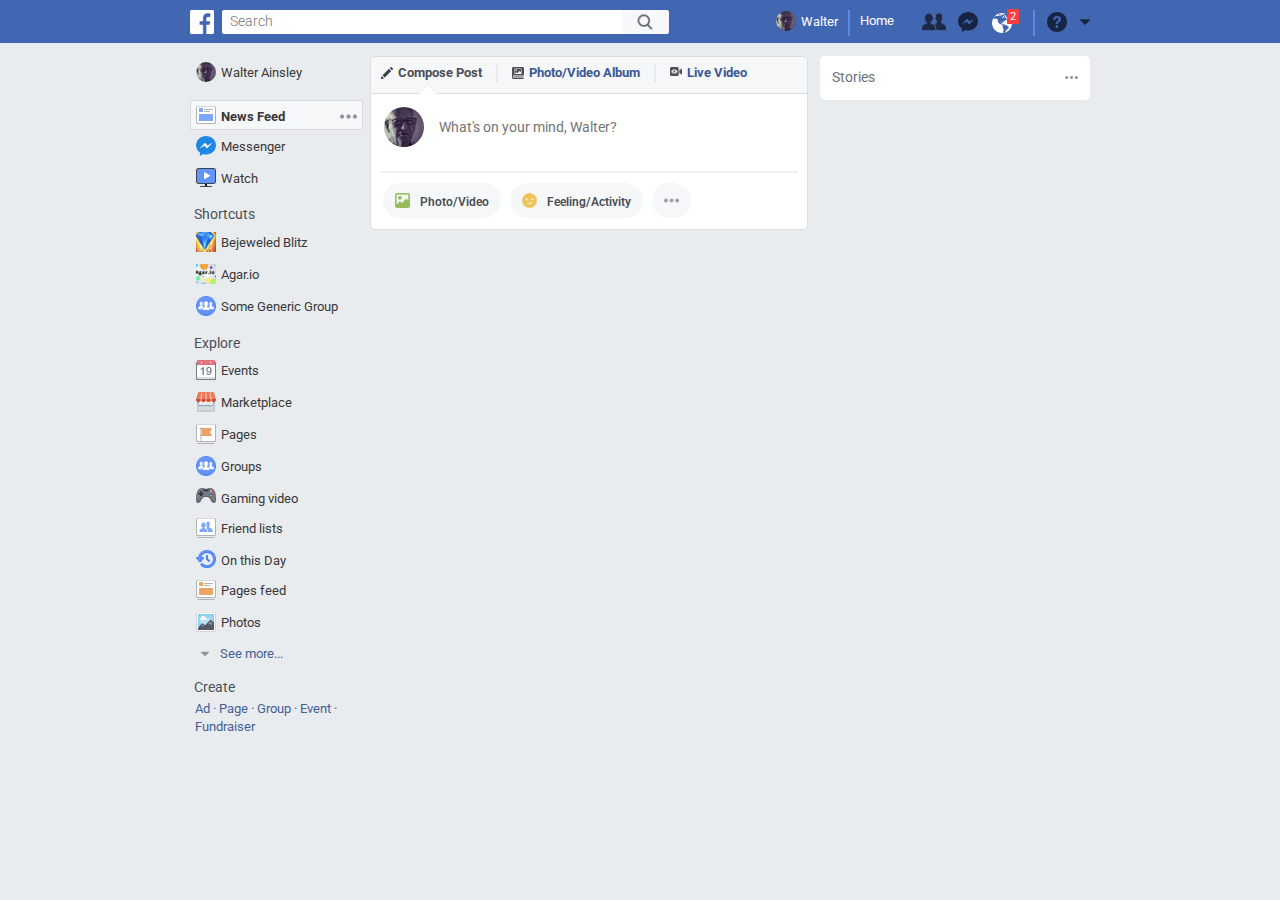
<file: Facebook/index.html>
<html lang="en">
	<head>
		<meta charset="utf-8" />

		<title>Facebook</title>

		<!-- CSS -->
		<link rel="stylesheet" type="text/css" href="css/reset.css" />
		<link rel="stylesheet" type="text/css" href="css/index.css" />

		<!-- Fonts -->
		<link href="https://fonts.googleapis.com/css?family=Roboto:300,400,700" rel="stylesheet">

		<!-- JS -->
		<script src="js/index.js"></script> 
	</head>
	<body>
		<div class="fb-banner">
			<div class="fb-banner-content-container">
				<img class="fb-logo" src="assets/logos/FB-f-Logo__white_72.png" />

				<div class="search-bar-container">
					<input type="text" placeholder="Search" class="search-bar" onfocusin="toggleSearchButton(1)" onfocusout="toggleSearchButton(0)"/>
					<div class="search-button" onmouseenter="toggleSearchButton(2);" onmouseleave="toggleSearchButton(3)">
						<img class="search-button-icon" src="assets/search.png" />
					</div>
				</div>

				<div class="action-button-container">
					<img class="down-arrow-button" src="assets/down-arrow.png">

					<img class="question-mark-button" src="assets/question-mark.png">

					<div class="vertical-divider"></div>

					<div class="notification-icon-container">
						<img class="notification-icon" src="assets/world.png" />
						<div class="notification-number-container">
							<p class="notification-number">2</p>
						</div>
					</div>

					<img class="messenger-button" src="assets/messenger.png" />

					<img class="friends-button" src="assets/friends.png" />

					<div class="home-button-container">
						<p class="button-label">Home</p>
					</div>

					<div class="vertical-divider" style="margin-right: 0px;"></div>

					<div class="profile-container">
						<img class="profile-icon" src="assets/walter.jpeg" />
						<p class="profile-name">Walter</p>
					</div>
				</div>
			</div>
		</div>
		<div class="content-area">
			<div class="content-container">
				<div class="column-1">
					<!-- Name, Content, Shortcuts, Explore, Create -->
					<div class="list-item">
						<img class="profile-icon" src="assets/walter.jpeg" />
						<p class="profile-name list-item-text">Walter Ainsley</p>

						<img class="dot-menu" src="assets/ellipsis.png" />
					</div>

					<div class="list-item selected" style="margin-top: 12px;">
						<img class="list-item-icon" src="assets/news.png" />
						<p class="profile-name list-item-text">News Feed</p>

						<img class="dot-menu" src="assets/ellipsis.png" />
					</div>
					<div class="list-item">
						<img class="list-item-icon" src="assets/messenger2.png" />
						<p class="profile-name list-item-text">Messenger</p>
					</div>
					<div class="list-item">
						<img class="list-item-icon" src="assets/tv.png" />
						<p class="profile-name list-item-text">Watch</p>
					</div>

					<div class="section-title-container">
						<p class="section-title">Shortcuts</p>	

						<p class="edit-button-text">Edit</p>
					</div>

					<div class="list-item">
						<img class="list-item-icon" src="assets/bejeweled.png" />
						<p class="profile-name list-item-text">Bejeweled Blitz</p>

						<img class="dot-menu" src="assets/ellipsis.png" />
					</div>

					<div class="list-item">
						<img class="list-item-icon" src="assets/agario.png" />
						<p class="profile-name list-item-text">Agar.io</p>

						<img class="dot-menu" src="assets/ellipsis.png" />
					</div>
					
					<div class="list-item">
						<img class="list-item-icon" src="assets/generic.png" />
						<p class="profile-name list-item-text">Some Generic Group</p>

						<img class="dot-menu" src="assets/ellipsis.png" />
					</div>

					<div class="section-title-container">
						<p class="section-title">Explore</p>	
					</div>

					<div class="list-item">
						<img class="list-item-icon" src="assets/events.png" />
						<p class="profile-name list-item-text">Events</p>
					</div>
					<div class="list-item">
						<img class="list-item-icon" src="assets/marketplace.png" />
						<p class="profile-name list-item-text">Marketplace</p>
					</div>
					<div class="list-item">
						<img class="list-item-icon" src="assets/pages.png" />
						<p class="profile-name list-item-text">Pages</p>
					</div>
					<div class="list-item">
						<img class="list-item-icon" src="assets/generic.png" />
						<p class="profile-name list-item-text">Groups</p>
					</div>
					<div class="list-item">
						<img class="list-item-icon" src="assets/gaming_video.png" />
						<p class="profile-name list-item-text">Gaming video</p>
					</div>
					<div class="list-item">
						<img class="list-item-icon" src="assets/friend_lists.png" />
						<p class="profile-name list-item-text">Friend lists</p>
					</div>
					<div class="list-item">
						<img class="list-item-icon" src="assets/on_this_day.png" />
						<p class="profile-name list-item-text">On this Day</p>
					</div>
					<div class="list-item">
						<img class="list-item-icon" src="assets/pages_feed.png" />
						<p class="profile-name list-item-text">Pages feed</p>
					</div>
					<div class="list-item">
						<img class="list-item-icon" src="assets/photos.png" />
						<p class="profile-name list-item-text">Photos</p>
					</div>
					<div class="list-item regular-container">
						<img class="list-item-icon list-item-icon-small" src="assets/down-arrow2.png" />
						<p class="profile-name list-item-text link-style-text">See more...</p>
					</div>

					<div class="section-title-container">
						<p class="section-title">Create</p>	
					</div>

					<div class="list-item regular-container">
						<p class="profile-name list-item-text link-style-text" style="display: inline; margin: 0px; margin-right: 3px;">Ad</p>
						<p class="profile-name list-item-text link-style-text" style="display: inline; margin: 0px; margin-right: 3px;">&#183;</p>
						<p class="profile-name list-item-text link-style-text" style="display: inline; margin: 0px; margin-right: 3px;">Page</p>
						<p class="profile-name list-item-text link-style-text" style="display: inline; margin: 0px; margin-right: 3px;">&#183;</p>
						<p class="profile-name list-item-text link-style-text" style="display: inline; margin: 0px; margin-right: 3px;">Group</p>
						<p class="profile-name list-item-text link-style-text" style="display: inline; margin: 0px; margin-right: 3px;">&#183;</p>
						<p class="profile-name list-item-text link-style-text" style="display: inline; margin: 0px; margin-right: 3px;">Event</p><p class="profile-name list-item-text link-style-text" style="display: inline; margin: 0px; margin-right: 3px;">&#183;</p>
						<p class="profile-name list-item-text link-style-text" style="display: inline; margin: 0px; margin-right: 3px; line-height: 22px;">Fundraiser</p>
					</div>
				</div>
				<div class="column-2">
					<div class="new-post-container">
						<div class="new-post-header-container">
							<div class="new-post-box compose-box">
								<img class="new-post-icon" src="assets/pen.png" />
								<p class="new-post-text">Compose Post</p>
							</div>
							<div class="vertical-divider new-task-divider"></div>
							<div class="new-post-box album-box">
								<img class="new-post-icon" src="assets/floppy.png" />
								<p class="new-post-text" style="color: #3C5894;">Photo/Video Album</p>
							</div>
							<div class="vertical-divider new-task-divider"></div>
							<div class="new-post-box live-box">
								<img class="new-post-icon" src="assets/camera.png" />
								<p class="new-post-text"  style="color: #3C5894;">Live Video</p>
							</div>

							<img class="up-arrow" src="assets/up-arrow.png" />
						</div>

						<div class="new-post-content-container">
							<img class="new-post-profile-icon" src="assets/walter.jpeg" />
							<textarea onkeyup="resizeTextBox(this)" wrap="off" placeholder="What's on your mind, Walter?" class="new-post-text-box"></textarea>
						</div>

						<hr class="new-post-horizontal-divider" />

						<div class="new-post-pill-container">
							<div class="new-post-pill">
								<img class="new-post-pill-icon" src="assets/image.png" />
								<p class="new-post-pill-text">Photo/Video</p>
							</div>
							<div class="new-post-pill">
								<img class="new-post-pill-icon" src="assets/smile.png" />
								<p class="new-post-pill-text">Feeling/Activity</p>
							</div>
							<div class="new-post-pill">
								<img class="new-post-pill-icon" src="assets/ellipsis.png" />
							</div>
						</div>
					</div>
				</div>
				<div class="column-3">
					<div class="stories-container">
						<div class="stories-header">
							<p class="stories-title">Stories</p>
							<img class="stories-menu" src="assets/ellipsis.png" />
						</div>
					</div> 
				</div>
			</div>
		</div>
	</body>
</html>
</file>
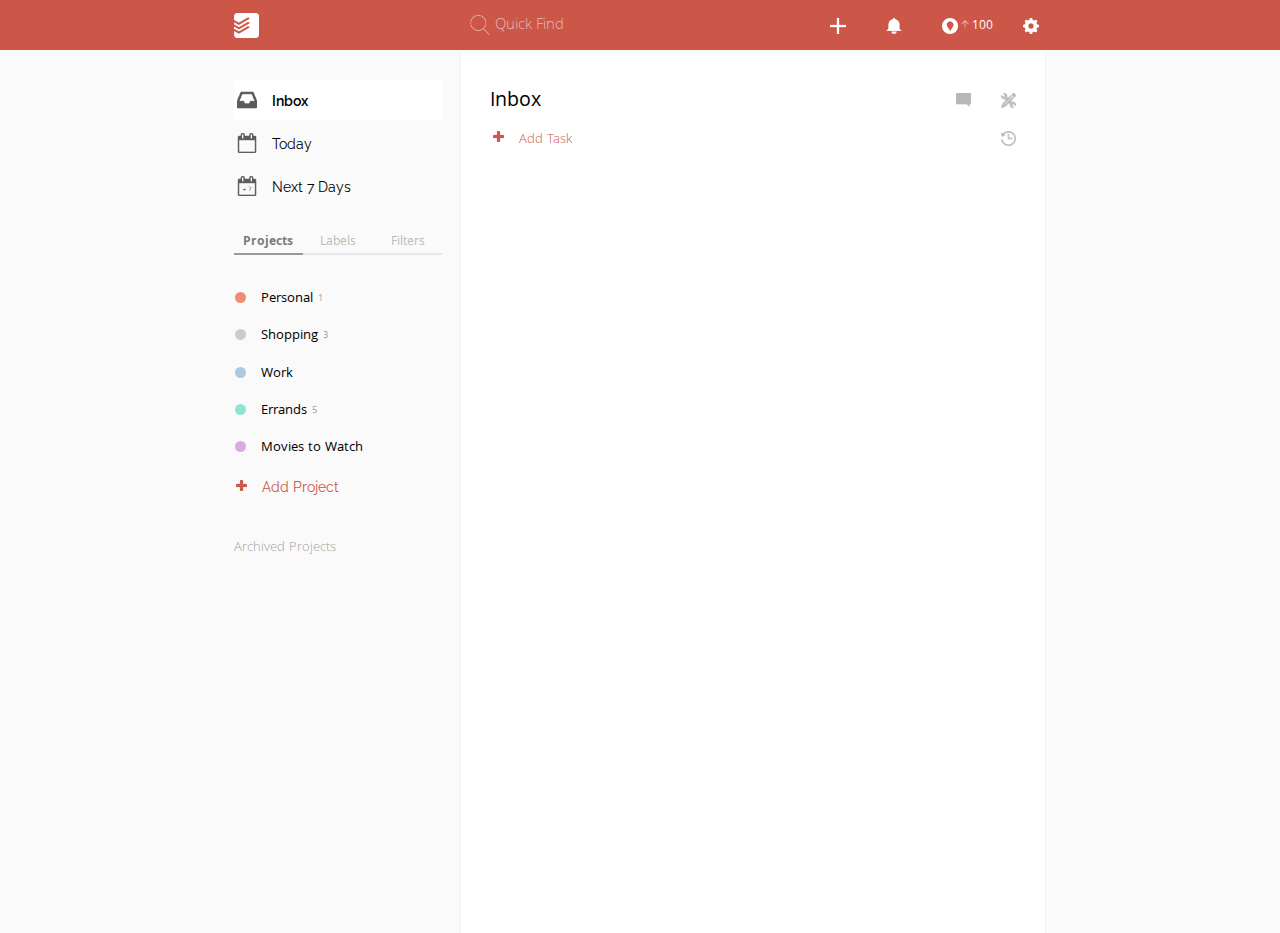
<file: Todoist/public/index.html>
<!DOCTYPE html>
<html lang="en">
	<head>
		<title>Todoist Challenge</title>
		
		<!-- Metadata tags -->
		<meta charset="utf-8" />
		<meta name="viewport" content="width=device-width, initial-scale=1.0">

		<!-- CSS -->
		<link rel="stylesheet" type="text/css" href="css/reset.css" />
		<link rel="stylesheet" type="text/css" href="css/main.css" />

		<!-- Google Fonts -->
		<link href="https://fonts.googleapis.com/css?family=Khula:300,400,600,800|Raleway:300,400,600,800" rel="stylesheet">

		<!-- JS --> 
		<script src="js/utils.js"></script>
		<script src="js/main.js"></script>
	</head>
	<body>
		<!-- the top menu bar of the app -->
		<div class="menubar"></div>	

		<!-- a container for the whole application UI -->
		<div class="app-ui-container">
			<!-- Left-half of the main UI - logo and the different groups -->
			<div class="app-ui-left app-half">
				<div class="app-logo-container" onclick="selectNoteCategory('time1')">
					<img class="app-logo" src="assets/logo.png" />
				</div>
				<div class="app-groups-container">
					<!-- TO-DO items grouped based on timing categories -->
					<div class="time-groups-container">
						<div class="time-group time-group-selected noteCategory" data-id="time0" data-category-type="time" onclick="selectNoteCategory(this.getAttribute('data-id'))">
							<img class="time-group-icon time-group-content" src="assets/inbox.png" />
							<p class="time-group-text time-group-content time-group-text-selected">Inbox</p>
						</div>

						<div class="time-group noteCategory" data-id="time1" data-category-type="time" onclick="selectNoteCategory(this.getAttribute('data-id'))">
							<img class="time-group-icon time-group-content" src="assets/calendar-empty.png" />
							<p class="time-group-text time-group-content">Today</p>
						</div>

						<div class="time-group noteCategory" data-id="time2" data-category-type="time" onclick="selectNoteCategory(this.getAttribute('data-id'))">
							<img class="time-group-icon time-group-content" src="assets/calendar-seven.png" />
							<p class="time-group-text time-group-content">Next 7 Days</p>
						</div>
					</div>

					<!-- TO-DO items grouped based on different contexts -->
					<div class="context-groups-container">
						<div class="context-tabs-container">
							<div class="context-tab context-tab-selected" onclick="changeContextTab(0)">Projects</div>
							<div class="context-tab" onclick="changeContextTab(1)">Labels</div>
							<div class="context-tab" onclick="changeContextTab(2)">Filters</div>
						</div>

						<div class="context-tab-content" id="projects-tab">
							<!-- The content in here is generated dynamically by JavaScript -->	
							<div class="add-project-container">
								<img class="add-project-icon" src="assets/plus.png" />
								<p class="add-project-text">Add Project</p>
							</div>

							<p class="archived-projects-text">Archived Projects</p>
						</div>
						<div class="context-tab-content context-tab-content-hidden" id="labels-tab">
							<p>Labels</p>
						</div>
						<div class="context-tab-content context-tab-content-hidden" id="filters-tab">
							<p>Filters</p>
						</div>
					</div>
				</div>
			</div>

			<!-- Right-half of the application - the todo list, search bar, and other functionality -->
			<div class="app-ui-right app-half">
				<div class="app-controls-container">
					<div class="search-bar-container">
						<img class="search-icon" src="assets/search.png" />
						<input type="text" class="search-bar" placeholder="Quick Find" onfocus="toggleSearchBar(true)" onfocusout="toggleSearchBar(false)" />
					</div>

					<div class="control-buttons-container">
						<img class="control-button settings-button" src="assets/settings.png" />

						<div class="productivity-container">
							<p class="productivity-number">100</p>
							<img class="productivity-arrow" src="assets/up-arrow.png" />
							<img class="productivity-button control-button" src="assets/place.png" />
						</div>

						<img class="notifications-button control-button" src="assets/bell.png" />
						<img id="add-task-button" class="control-button" src="assets/plus_white.png" />
						<div class="popover-container" data-popover-for="add-task-button">
							<div class="popover-triangle"></div>
							<div class="popover-content">		
								<p class="popover-title">Quick Add Task</p>
								<p class="popover-subtitle">Open by typing q</p>
							</div>
						</div>
					</div>
				</div>
				<div class="app-todo-list-container">
					<div data-content-for="time0" class="todo-list-content-container todo-list-content-container-selected" id="inbox-content-container">
						<div class="todo-title-icons-container">
							<p class="todo-title">Inbox</p>
							<img id="project-actions-button1" class="todo-content-button" src="assets/actions.png" />
							<div class="popover-container" data-popover-for="project-actions-button1">
								<div class="popover-triangle"></div>
								<div class="popover-content">		
									<p class="popover-title">Project actions</p>
								</div>
							</div>

							<img id="project-comments-button1" class="todo-content-button project-comments-button" src="assets/speech.png" />
							<div class="popover-container" data-popover-for="project-comments-button1">
								<div class="popover-triangle"></div>
								<div class="popover-content">		
									<p class="popover-title">Project comments</p>
								</div>
							</div>
						</div>
						<div class="add-todo-container">
							<div class="add-todo-button">
								<img class="add-todo-icon" src="assets/plus.png" />
								<p class="add-todo-text">Add Task</p>
							</div>

							<img id="show-archived-button1" class="show-archived-button" src="assets/refresh.png" />
							<div class="popover-container" data-popover-for="show-archived-button1">
								<div class="popover-triangle"></div>
								<div class="popover-content">		
									<p class="popover-title">Show archived tasks</p>
								</div>
							</div>
						</div>
					</div>

					<div data-content-for="time1" class="todo-list-content-container" id="today-content-container">
						<div class="todo-title-icons-container">
							<p class="todo-title">Today</p>
							<p class="todo-date-text date-display" data-date-offset="0"></p>
							<img id="project-actions-button2" class="todo-content-button" src="assets/actions.png" />
							<div class="popover-container" data-popover-for="project-actions-button2">
								<div class="popover-triangle"></div>
								<div class="popover-content">		
									<p class="popover-title">Actions</p>
								</div>
							</div>
						</div>
						<div class="add-todo-container">
							<div class="add-todo-button translucency-hover">
								<img class="add-todo-icon" src="assets/plus.png" />
								<p class="add-todo-text">Add Task</p>
							</div>
							<div class="no-tasks-container">
								<img class="no-tasks-image" src="assets/today-img.png" />
								<p class="no-tasks-title">No tasks for today.</p>
								<p class="no-tasks-subtitle">Enjoy your afternoon.</p>
							</div>
						</div>
					</div>

					<div data-content-for="time2" class="todo-list-content-container" id="seven-content-container">
						<div class="todo-title-icons-container">
							<p class="todo-title todo-title-no-hover">Next 7 days</p>
							<img id="project-actions-button3" class="todo-content-button" src="assets/actions.png" />
							<div class="popover-container" data-popover-for="project-actions-button3">
								<div class="popover-triangle"></div>
								<div class="popover-content">		
									<p class="popover-title">Actions</p>
								</div>
							</div>
						</div>
						<div class="add-todo-container">
							<div class="day-section-container">
								<p class="day-section-title">Today</p>
								<p class="todo-date-text date-display" data-date-offset="0"></p>
								<hr class="day-section-divider" />
							</div>
							<div class="add-todo-button translucency-hover">
								<img class="add-todo-icon" src="assets/plus.png" />
								<p class="add-todo-text">Add Task</p>
							</div>
							<div class="no-tasks-container">
								<img class="no-tasks-image" src="assets/today-img.png" />
								<p class="no-tasks-title">No tasks for today.</p>
								<p class="no-tasks-subtitle">Enjoy your afternoon.</p>
							</div>
						</div>

						<div class="add-todo-container seven-days-container">
							<div class="day-section-container">
								<p class="day-section-title">Tomorrow</p>
								<p class="todo-date-text date-display" data-date-offset="1"></p>
								<hr class="day-section-divider" />
							</div>
							<div class="add-todo-button translucency-hover">
								<img class="add-todo-icon" src="assets/plus.png" />
								<p class="add-todo-text">Add Task</p>
							</div>
						</div>

						<div class="add-todo-container seven-days-container">
							<div class="day-section-container">
								<p class="day-section-title day-display" data-date-offset="2"></p>
								<p class="todo-date-text date-display" data-date-offset="2"></p>
								<hr class="day-section-divider" />
							</div>
							<div class="add-todo-button translucency-hover">
								<img class="add-todo-icon" src="assets/plus.png" />
								<p class="add-todo-text">Add Task</p>
							</div>
						</div>

						<div class="add-todo-container seven-days-container">
							<div class="day-section-container">
								<p class="day-section-title day-display" data-date-offset="3"></p>
								<p class="todo-date-text date-display" data-date-offset="3"></p>
								<hr class="day-section-divider" />
							</div>
							<div class="add-todo-button translucency-hover">
								<img class="add-todo-icon" src="assets/plus.png" />
								<p class="add-todo-text">Add Task</p>
							</div>
						</div>

						<div class="add-todo-container seven-days-container">
							<div class="day-section-container">
								<p class="day-section-title day-display" data-date-offset="4"></p>
								<p class="todo-date-text date-display" data-date-offset="4"></p>
								<hr class="day-section-divider" />
							</div>
							<div class="add-todo-button translucency-hover">
								<img class="add-todo-icon" src="assets/plus.png" />
								<p class="add-todo-text">Add Task</p>
							</div>
						</div>

						<div class="add-todo-container seven-days-container">
							<div class="day-section-container">
								<p class="day-section-title day-display" data-date-offset="5"></p>
								<p class="todo-date-text date-display" data-date-offset="5"></p>
								<hr class="day-section-divider" />
							</div>
							<div class="add-todo-button translucency-hover">
								<img class="add-todo-icon" src="assets/plus.png" />
								<p class="add-todo-text">Add Task</p>
							</div>
						</div>

						<div class="add-todo-container seven-days-container" style="margin-bottom: 100px;">
							<div class="day-section-container">
								<p class="day-section-title day-display" data-date-offset="6"></p>
								<p class="todo-date-text date-display" data-date-offset="6"></p>
								<hr class="day-section-divider" />
							</div>
							<div class="add-todo-button translucency-hover">
								<img class="add-todo-icon" src="assets/plus.png" />
								<p class="add-todo-text">Add Task</p>
							</div>
						</div>
					</div>
				</div>
			</div>
		</div>
	</body>
</html>
</file>
<file: Facebook/css/index.css>
html {
	--fb-bg: #e9ecee;
	--fb-blue: #4267b2;
	--fb-notif-red: #fa3e3e;
}

body {
	width: 100%;
	background-color: var(--fb-bg);
}

.vertical-divider {
	height: 24px;
	width: 0px;
	border-width: 0.5px;
	border-color: #5989ea;
	border-style: groove;
	margin-right: 12px;
	float: right;
    user-select: none;
}

.fb-banner {
	width: 100%;
	background-color: var(--fb-blue);
	padding: 9.5px 0px;
	display: inline-block;
}

.fb-banner-content-container {
	display: block;
	margin: 0 auto;
}

/* LOGO, SEARCH BAR */

.fb-logo {
	width: 24px;
	float: left;
	cursor: hand;
	cursor: pointer;
}

.search-bar-container {
	float: left;
    margin-left: 7.5px;
}

.search-bar {
    outline: none;
    border: none;
    border-bottom-left-radius: 2px;
    border-top-left-radius: 2px;
    height: 24px;
    padding-left: 8px;
    float: left;
    font-family: 'Roboto', sans-serif;
    font-size: 0.9em;
    font-weight: 300;
    width: 400px;
}

.search-bar:placeholder {
	color: #bfc2c9;
	font-family: 'Roboto', sans-serif;
	font-size: 0.9em;
    font-weight: 300;
}

.search-button {
	background-color: #f7f8f9;
    height: 24px;
    padding: 0px 16px;
    float: left;
    border-top-right-radius: 2px;
    border-bottom-right-radius: 2px;
    cursor: hand;
    cursor: pointer;

    transition: background-color 0.2s ease;
    -webkit-transition: background-color 0.2s ease;
    -moz-transition: background-color 0.2s ease;
    -o-transition: background-color 0.2s ease;
}

.search-button:hover {
	background-color: #e9ebee;
}

.search-button-icon {
	position: relative;
	top: 50%;
	left: 50%;
	transform: translate(-50%, -50%);
	width: 15px;
}

/* ACTION BUTTONS */

.action-button-container {
	float: right;
	height: 24px;
}

.down-arrow-button {
	width: 10px;
    position: relative;
    top: 50%;
    transform: translateY(-50%);
    cursor: hand;
    cursor: pointer;
    float: right;
}

.question-mark-button {
	width: 20px;
    position: relative;
    top: 50%;
    transform: translateY(-50%);
    cursor: hand;
    cursor: pointer;
    margin-right: 13px;
    float: right;
}

.notification-icon-container {
	position: relative;
    top: 15%;
    cursor: hand;
    cursor: pointer;
    margin-right: 5px;
    float: right;

}

.notification-icon {
	width: 20px;
}

.notification-number-container {
	background-color: var(--fb-notif-red);
    padding: 2px 3px;
    border-radius: 1px;
    display: inline-block;
    transform: translate(-9px, -13px);
}

.notification-number {
	font-family: 'Roboto', sans-serif;
    color: #ffffff;
    text-align: center;
    font-size: 0.7em;
}

.messenger-button {
	width: 20px;
    position: relative;
    top: 50%;
    transform: translateY(-50%);
    cursor: hand;
    cursor: pointer;
    margin-right: 14px;
    float: right;
}

.friends-button {
    width: 24px;
    position: relative;
    top: 50%;
    transform: translateY(-50%);
    cursor: hand;
    cursor: pointer;
    margin-right: 12px;
    float: right;
}

.home-button-container {
    padding: 9px 10px;
    /* height: 24px; */
    border-radius: 1px;
    background-color: transparent;
    cursor: hand;
    cursor: pointer;
    transition: background-color 0.2s ease;
    -webkit-transition: background-color 0.2s ease;
    -moz-transition: background-color 0.2s ease;
    -o-transition: background-color 0.2s ease;
    display: inline-block;
    position: relative;
    margin-right: 18px;
    transform: translateY(-4px);
    float: right;
}

.home-button-container:hover {
	background-color: #415c9b;
}

.button-label {
    font-family: 'Roboto', sans-serif;
    color: #ffffff;
    text-align: center;
    font-size: 0.8em;
}

.profile-container {
	padding: 5px 10px;
    /* height: 24px; */
    border-radius: 1px;
    background-color: transparent;
    cursor: hand;
    cursor: pointer;
    transition: background-color 0.2s ease;
    -webkit-transition: background-color 0.2s ease;
    -moz-transition: background-color 0.2s ease;
    -o-transition: background-color 0.2s ease;
    display: inline-block;
    position: relative;
    /* margin-right: 18px; */
    transform: translateY(-4px);
    float: right;
}

.profile-container:hover {
	background-color: #415c9b;
}

.profile-icon {
    width: 20px;
    border-radius: 100%;
    float: left;
    margin-top: 0px;
}

.profile-name {
	float: left;
    font-family: 'Roboto', sans-serif;
    color: #ffffff;
    font-size: 0.8em;
    margin-left: 5px;
    margin-top: 5px;
}

/* CONTENT AREA */

.content-area {
	width: 100%;
	height: calc(100% - 58px);
	margin-top: 13px;
}

.content-container {
	height: 100%;
	display: block;
	margin: 0 auto;
}

.column-1 {
	height: 100%;
	width: 20%;
	float: left;
}

.column-2 {
	height: 100%;
	width: 50%;
	float: left;
}

.column-3 {
	float: left;
	height: 100%;
	width: 30%;
}

.list-item {
	border: 0.5px solid transparent;
	cursor: hand;
    cursor: pointer;
    width: calc(95% - 10px);
    display: inline-block;
    padding: 5px 5px;
    transition: background-color 0.3s ease;
    -webkit-transition: background-color 0.3s ease;
    -moz-transition: background-color 0.3s ease;
    -o-transition: background-color 0.3s ease;
}

.list-item:hover {
	background-color: #f6f7f9;
	border-color: #adadad66;
}

.list-item-text {
	color: #383838;
	font-family: 'Roboto', sans-serif;
}

.dot-menu {
	width: 17px;
    float: right;
    opacity: 0;
    transition: opacity 0.3s ease;
    -webkit-trainsition: opacity 0.3s ease;
    -moz-transition: opacity 0.3s ease;
    -o-transition: opacity 0.3s ease;
    position: relative;
    top: 2px;
}

.list-item:hover .dot-menu {
	opacity: 1;
}

.selected {
	background-color: #f6f7f9;
	border-color: #adadad66;
}

.selected .dot-menu {
	opacity: 1;
}

.selected .list-item-text {
	font-weight: bold;
}

.list-item-icon {
	width: 20px;
    float: left;
    margin-top: 0px;
}

.section-title {
	font-family: 'Roboto', sans-serif;
    font-size: 0.85em;
    color: #4B4F55;	
    user-select: none;
    cursor: default;
    display: inline-block;
}

.section-title-container {
	width: 100%;
	margin-top: 15px;
	width: calc(95% - 4px);
	padding-left: 4px;
	margin-bottom: 4px;
}

.edit-button-text {
	color: #445f98;
	font-family: 'Roboto', sans-serif;
	opacity: 0;
	float: right;
	font-size: 0.85em;

	cursor: hand;
	cursor: pointer;
}

.edit-button-text:hover {
	text-decoration: underline;
}

.section-title-container:hover .edit-button-text {
	opacity: 1;
}

.link-style-text {
	color: #445f98;
	font-family: 'Roboto', sans-serif;
	cursor: hand;
	cursor: pointer;
	user-select: none;
}

.link-style-text:hover {
	text-decoration: underline;
}

.regular-container {
	background-color: transparent !important;
	border: none !important;
}

.list-item-icon-small {
	width: 8px;
    margin-top: 7px;
    margin-right: 6px;
    margin-left: 6px;
}

/* NEWS FEED COLUMN */

.new-post-container {
    width: 97%;
    background-color: white;
    border-radius: 5px;
    border-style: solid;
    border-width: 1px;
    border-color: #adadad66;
    padding-bottom: 8px;
}

.new-post-header-container {
    border-top-left-radius: 5px;
    border-top-right-radius: 5px;
    background-color: #F6F7F9;
    display: inline-block;
    width: 100%;

    border-bottom-width: 1px;
    border-bottom-style: solid;
    border-bottom-color: #adadad66;
}

.new-post-box {
    clear: both;
    display: inline-block;
    padding: 10px;

    cursor: hand;
    cursor: pointer;

    user-select: none;
}

.new-post-icon {
    width: 12px;
    float: left;
}

.new-post-text {
    float: left;
    margin-left: 5px;
    font-family: 'Roboto', sans-serif;
    color: #4B4F55;
    font-size: 0.8em;
    font-weight: bold;
}

.new-task-divider {
    float: none;
    display: inline-block;
    height: 15px;
    margin: 0px;
    transform: translateY(-8px);
    border-color: #ced0d44f;
}

.up-arrow {
    clear: both;
    display: block;
    width: 18px;
    margin-left: 11%;
    transform: translateY(1px);
    margin-top: -10px;
}

.new-post-content-container {
    width: calc(100% - 13px);
    display: inline-block;
    padding-top: 13px;
    padding-left: 13px;
}

.new-post-profile-icon {
    float: left;
    width: 40px;
    border-radius: 100%;
    margin-right: 13px;
}

.new-post-text-box {
    float: left;
    border: none;
    outline: none;
    font-family: 'Roboto', sans-serif;
    font-size: 0.85em;
    width: calc(100% - 66px) !important;
    margin-top: 10px !important;
    resize: none;
    overflow: hidden;

    transition: font-size 0.2s ease;
    -webkit-transition: font-size 0.2s ease;
    -moz-transition: font-size 0.2s ease;
    -ms-transition: font-size 0.2s ease;
}

.new-post-text-box:placeholder {
    color: #90949B;
}

.new-post-horizontal-divider {
    display: block;
    width: 95%;
    margin: 0 auto;
    margin-top: 18px;
    border-color: #ced0d44f;
    border-width: 1px;
    border-style: solid;
}

.new-post-pill-container {
    padding-left: 12px;
    padding-top: 10px;
}

.new-post-pill {
    padding: 10px 12px;
    display: inline-block;
    background-color: #f6f7f9;
    border-radius: 25px;
    margin-right: 5px;

    cursor: hand;
    cursor: pointer;
}

.new-post-pill:hover {
    background-color: #E9EBEE;
}

.new-post-pill-icon {
    float: left;
    width: 15px;

    cursor: hand;
    cursor: pointer;
    user-select: none;
}

.new-post-pill-text {
    font-family: 'Roboto', sans-serif;
    font-size: 0.75em;
    font-weight: 600;
    color: #4B4F55;
    float: left;
    margin-left: 10px;
    margin-top: 3px;

    cursor: hand;
    cursor: pointer;
    user-select: none;
}

/* RIGHT COLUMN; STORIES, EVENTS, ADS, ETC. */

.stories-container {
    width: 100%;
    background-color: white;
    border-radius: 5px;
    display: inline-block;
}

.stories-header {
    padding: 15px 12px;
    width: calc(100% - 24px);
    display: inline-block;
}

.stories-title {
    font-family: 'Roboto', sans-serif;
    cursor: hand;
    cursor: pointer;
    color: #6c7077;
    font-size: 0.85em;
    float: left;
}

.stories-title:hover {
    color: #3C5894;
    text-decoration: underline;
}

.stories-menu {
    float: right;
    width: 13px;
    cursor: hand;
    cursor: pointer;
    display: block;
}
</file>
<file: Todoist/public/css/main.css>
/* 
	References the root element of the page, typically the HTML tag;
	I use ':root' instead of 'html' for CSS variable declarations, so they can 
	apply to any descendant of the root tag. I use 'html' when I want to apply styles 
	specifically to the 'html' tag 
*/

:root {
	/* this is how you define css variables */
	--primary-application-color: #CC5647; 
	--primary-application-background-color: #FAFAFA;
	--secondary-application-background-color: white;
	
	--application-border-color: #F4F4F4;

	/* context tabs */
	--context-tab-text: #BABABA;
	--context-tab-text-selected: #7C7C7C;
	--context-tab-border: #E8E8E8;
	--context-tab-border-selected: #9A9A9A;

	/* icons */
	--application-primary-icon-color: #5C5C5C;

	/* text styles */
	--heading-text-color: #414343;
	--content-text-color: #9E9E9E;
	--primary-app-font: 'Raleway', sans-serif;
	--secondary-app-font: 'Khula', sans-serif;

	/* project item colors */
	--project-color-red: #ed8d75;
	--project-color-gray: #cccccc;
	--project-color-blue: #adc8e1;
	--project-color-teal: #8fe5d3;
	--project-color-purple: #daabe0;

	/* search bar */
	--search-bar-initial-color: #E6B9B6;
}

/* vw = view width, vh = view height; both depend on the viewport */

html, body {
	width: 100vw;
	height: 100vh;
	background-color: var(--primary-application-background-color);
}

/* APPLICATION MENU BAR */

.menubar {
	width: 100%;
	height: 50px;

	/* this is how you use CSS variables */
	background-color: var(--primary-application-color);
}

/* UI CONTAINERS */
.app-ui-container {
	height: 100%;
	width: 63.5%;

	display: block;
	margin: 0 auto;

	/* we want to move the containers up so that the controls display in the menu-bar */
	margin-top: -50px;
}

/* common styles are extracted into their own CSS classes and applied to all common UI elements */
.app-half {
	float: left;
}

.app-ui-left {
	height: 100%;
	width: 27.8%;
}

.app-ui-right {
	/* 
		You can have css dynamically calculate values for things like width; we're doing this so the right-half doesn't 
		overflow; it will have 1px borders on the left and right; 70% width + 2 pixels will make it overflow since ui-left is 30%
	*/
	width: 72.2%;
	height: 100%;
}

/* APPLICATION LEFT-HALF */

.app-logo-container {
	width: 100%;
	height: 50px;
	cursor: pointer;
}

.app-logo {
	width: 25px; /* square images typically only need to be scaled in one direction, the other will follow to maintain aspect-ratio */
	margin-top: 12.5px;
}

.app-groups-container {
	height: calc(100% - 50px);
	width: 100%;
}

/* APPLICATION RIGHT-HALF */

.app-controls-container {
	width: 100%;
	height: 50px;
	display: inline-block;
}

.app-todo-list-container {
	width: calc(100% - 2px); /* CSS can perform dynamic calculations like this */
	min-height: calc(100% - 50px);
	background-color: var(--secondary-application-background-color);
	border-left: 1px solid var(--application-border-color);
	border-right: 1px solid var(--application-border-color);
	padding-top: 30px;
}

.time-groups-container {
	width: 100%;
	display: inline-block;
	margin-top: 30px;
}

.time-group {
	width: calc(92.5% - 6px);
	padding: 10px 3px;
	clear: both;
	display: inline-block;

	cursor: pointer;

	transition: background-color 0.2s ease;
	-webkit-transition: background-color 0.2s ease;
}

.time-group:hover {
	background-color: var(--secondary-application-background-color);
}

.time-group-selected {
	background-color: var(--secondary-application-background-color);;
}

.time-group-content {
	float: left;
}

.time-group-icon {
	width: 20px;
	margin-right: 15px;
}

.time-group-text {
	font-family: var(--primary-app-font);
	color: var(--title-text-color);

	margin-top: 5px;
	font-size: 85%;
}

.time-group-text-selected {
	font-weight: 600;
}

.context-groups-container {
	width: 92.5%;
	display: inline-block;
	margin-top: 25px;
}

.context-tabs-container {
	width: 100%;
	display: inline-block;
}

.context-tab {
	float: left;
	cursor: pointer;

	padding: 3px 5px;
	width: calc(33.3% - 10px);

	border-bottom: 2px solid var(--context-tab-border);
	color: var(--context-tab-text);

	font-family: var(--secondary-app-font);
	text-align: center;
	font-size: 80%;
}

.context-tab:hover {
	color: var(--context-tab-text-selected);
}

.context-tab-selected {
	color: var(--context-tab-text-selected);
	border-bottom: 2px solid var(--context-tab-border-selected);	
	font-weight: bold;
}

.context-tab-content {
	display: inline-block;
	width: 92.5%;
	margin-top: 25px;
}

.context-tab-content-hidden {
	display: none;
}

.project-item {
	width: 115%;
	margin-left: -15px;
	display: inline-block;
	clear: both;
	cursor: pointer;
}

.project-item:hover .project-item-content {
	background-color: var(--secondary-application-background-color);
}

.project-item:hover .drag-button {
	opacity: 0.8;
}

.project-item:hover .project-item-drop-down-button {
	opacity: 0.5;
}

.drag-button {
	float: left;
	width: 6px;
	margin-right: 5px;
	margin-top: 7px;
	cursor: move;

	opacity: 0;
	transition: opacity 0.3s ease;
	-webkit-transition: opacity 0.3s ease;
}

.project-item-content {
	float: left;
	width: calc(100% - 21px);
	padding: 10px 5px;

	transition: background-color 0.3s ease;
	-webkit-transition: background-color 0.3s ease;
}

.project-item-content-selected {
	background-color: var(--secondary-application-background-color);
}

.project-item-icon {
	width: 11px;
	height: 11px;
	background-color: var(--project-color-red);
	border-radius: 100%;
	margin-right: 15px;
	margin-top: -1px;

	float: left;
}

.project-item-title {
	float: left;
	font-family: var(--secondary-app-font);
	color: var(--context-tab-selected);
	margin-right: 5px;
	font-size: 90%;

}

.project-item-title-selected {
	font-weight: 600;
	color: var(--title-text-color);
}

.project-item-number {
	float: left;
	font-family: var(--secondary-app-font);
	color: var(--content-text-color);

	font-size: 60%;
	margin-top: 2px;
}

.project-item-drop-down-button {
	float: right;
	width: 12px;
	cursor: pointer;
	opacity: 0;

	transition: opacity 0.3s ease;
	-webkit-transition: opacity 0.3s ease;
}

.project-item-drop-down-button:hover {
	opacity: 1 !important;
}

.add-project-container {
	display: inline-block;
	padding: 10px 5px;
	cursor: pointer;
	margin-left: -3px;
}

.add-project-container:hover .add-project-text {
	text-decoration: underline;
}

.add-project-icon {
	width: 11px;
	float: left;
	margin-right: 15px;
}

.add-project-text {
	color: var(--primary-application-color);
	font-family: var(--primary-app-font);
	float: left;
	font-size: 90%;
}

.archived-projects-text {
	font-family: var(--secondary-app-font);
	color: var(--content-text-color);
	margin-top: 35px;
	cursor: pointer;
	font-size: 90%;
    font-weight: lighter;
}

.archived-projects-text:hover {
	text-decoration: underline;
}

/* APPLICATION CONTROLS */

.search-bar-container {
	position: absolute;
	float: left;
	background-color: transparent;
	cursor: text;
	border-radius: 3px;
	height: 35px;
	margin-top: 7px;

	width: 260px;
	margin-left: 50;

	clear: both;

	z-index: 100;

	transition: width 0.5s ease, background-color 0.5s ease;
	-webkit-transition: width 0.5s ease, background-color 0.5s ease;
}

.search-bar-container:hover {
	background-color: rgba(255, 255, 255, 0.3);
}

.search-icon {
	float: left;
	width: 20px;
	margin-top: 8px;
	margin-left: 10px;
}

.search-bar {
	float: left;
	background-color: transparent;

	height: 100%;
	width: calc(100% - 50px);
	padding-left: 5px;

	border: none;
	outline: none;

	font-family: var(--secondary-app-font);
	color: var(--search-bar-initial-color);
	font-weight: lighter;
	font-size: 100%;

	transition: color 1s ease;
	-webkit-transition: color 1s ease;
}

.search-bar::placeholder {
	color: var(--search-bar-initial-color);
	font-weight: lighter;
}

.control-buttons-container {
	display: inline-block;
	height: 100%;
	float: right;

	z-index: 50;
}

.control-button {
	width: 16px;
    margin-top: 18px;
    cursor: pointer;
    float: right;
    margin-right: 40px;
}

.productivity-container {
	float: right;
	display: inline-block;
	height: 100%;
	margin-right: 30px;
}

.productivity-button {
	float: right;
	margin-right: 3px;
}

.productivity-arrow {
	width: 8px;
	float: right;
	margin-top: 20px;
	margin-right: 3px;
}

.productivity-number {
	float: right;
	font-family: var(--secondary-app-font);
	color: white;
	font-size: 80%;
	margin-top: 21px;
}

.settings-button {
	margin-right: 7px;
}

/* RIGHT HALF OF THE APP, MAIN CONTENT AREA */

.todo-list-content-container {
	display: none !important;

	width: 90%;
	display: block;
	margin: 0 auto;

	padding: 10px 3px;
}

.todo-list-content-container-selected {
	display: block !important;
}

.todo-title-icons-container {
	width: 100%;
	display: inline-block;
}

.todo-title {
	font-family: var(--secondary-app-font);
	color: var(--title-text-color);
	font-size: 130%;
	line-height: 10px;
	display: inline-block;
	border-bottom: 1.5px solid transparent;

	cursor: pointer;
}

.todo-title:hover {
	border-bottom-color: var(--title-text-color);
}	

.todo-title-no-hover {
	cursor: text;
}

.todo-title-no-hover:hover {
	border-bottom-color: transparent !important;
}

.todo-date-text {
	display: inline;
	font-family: var(--secondary-app-font);
	color: var(--content-text-color);
	font-weight: lighter;
    font-size: 75%;
    margin-left: 3px;
}

.todo-content-button {
	float: right;
	width: 15px;
	cursor: pointer;

	opacity: 0.35;
}

.todo-content-button:hover {
	opacity: 1;
}

.project-comments-button {
	margin-right: 30px;
}

.share-options-button {
	margin-right: 30px;
}

.add-todo-container {
	width: 100%;
	display: inline-block;
	margin-top: 22px;
}

.add-todo-container:hover .add-todo-button {
	opacity: 1;
}

.seven-days-container {
	margin-top: 45px;
}

.add-todo-button {
	display: inline-block;
	cursor: pointer;
	margin-left: 3px;
}

.add-todo-button:hover .add-todo-text {
	text-decoration: underline;
}

.add-todo-icon {
	width: 11px;
	margin-right: 15px;
	float: left;
}

.add-todo-text {
	color: var(--primary-application-color);
	font-family: var(--secondary-app-font);
	float: left;
	font-weight: lighter;
    font-size: 90%;
    margin-top: 3px;
}

.show-archived-button {
	cursor: pointer;
	width: 15px;
	opacity: 0.35;
	float: right;
}

.show-archived-button:hover {
	opacity: 1;
}

.no-tasks-container {
	width: 100%;
	display: inline-block;
	margin-top: 30px;
	text-align: center;
}

.no-tasks-image {
	width: 38%;
	margin-bottom: 15px;
}

.no-tasks-title {
	font-family: var(--secondary-app-font);
	color: var(--title-text-color);
	font-size: 140%;
    margin-bottom: 15px;
}

.no-tasks-subtitle {
	font-family: var(--secondary-app-font);
	color: var(--title-text-color);
}

.day-section-container {
	width: 100%;
	display: inline-block;
}

.day-section-title {
	font-family: var(--secondary-app-font);
	color: var(--title-text-color);
	font-size: 90%;
	font-weight: 600;
	cursor: pointer;
	display: inline-block;
}

.day-section-title:hover {
	text-decoration: underline;
}

.day-section-divider {
	opacity: 0.3;
}

/* POPOVER STYLINGS */

.popover-container {
	display: none;
	opacity: 0;

	position: fixed;

	transition: opacity 0.2s ease;
	-webkit-transition: opacity 0.2s ease
}

.popover-content {
	background-color: #333333;
	padding: 8px 12px;
	border-radius: 3px;
}

.popover-title {
	font-family: var(--secondary-app-font);
	color: #f7f6f7;
	font-size: 78%;
}

.popover-subtitle {
	font-family: var(--secondary-app-font);
	color: #f7f6f7;
	font-size: 78%;
    margin-top: 2px;
    font-weight: lighter;
}

.popover-triangle {
	width: 0; 
	height: 0; 
	border-left: 7px solid transparent;
	border-right: 7px solid transparent;
	border-bottom: 7px solid #333333;

	margin-bottom: -2px;
	margin-left: 12px;
}

/* special style for any item that needs to be translucent until hovered over */

.translucency-hover {
	opacity: 0.5;

	transition: opacity 0.3s ease;
	-webkit-transition: opacity 0.3s ease;
}

.translucency-hover:hover {
	opacity: 1;
}
</file>
